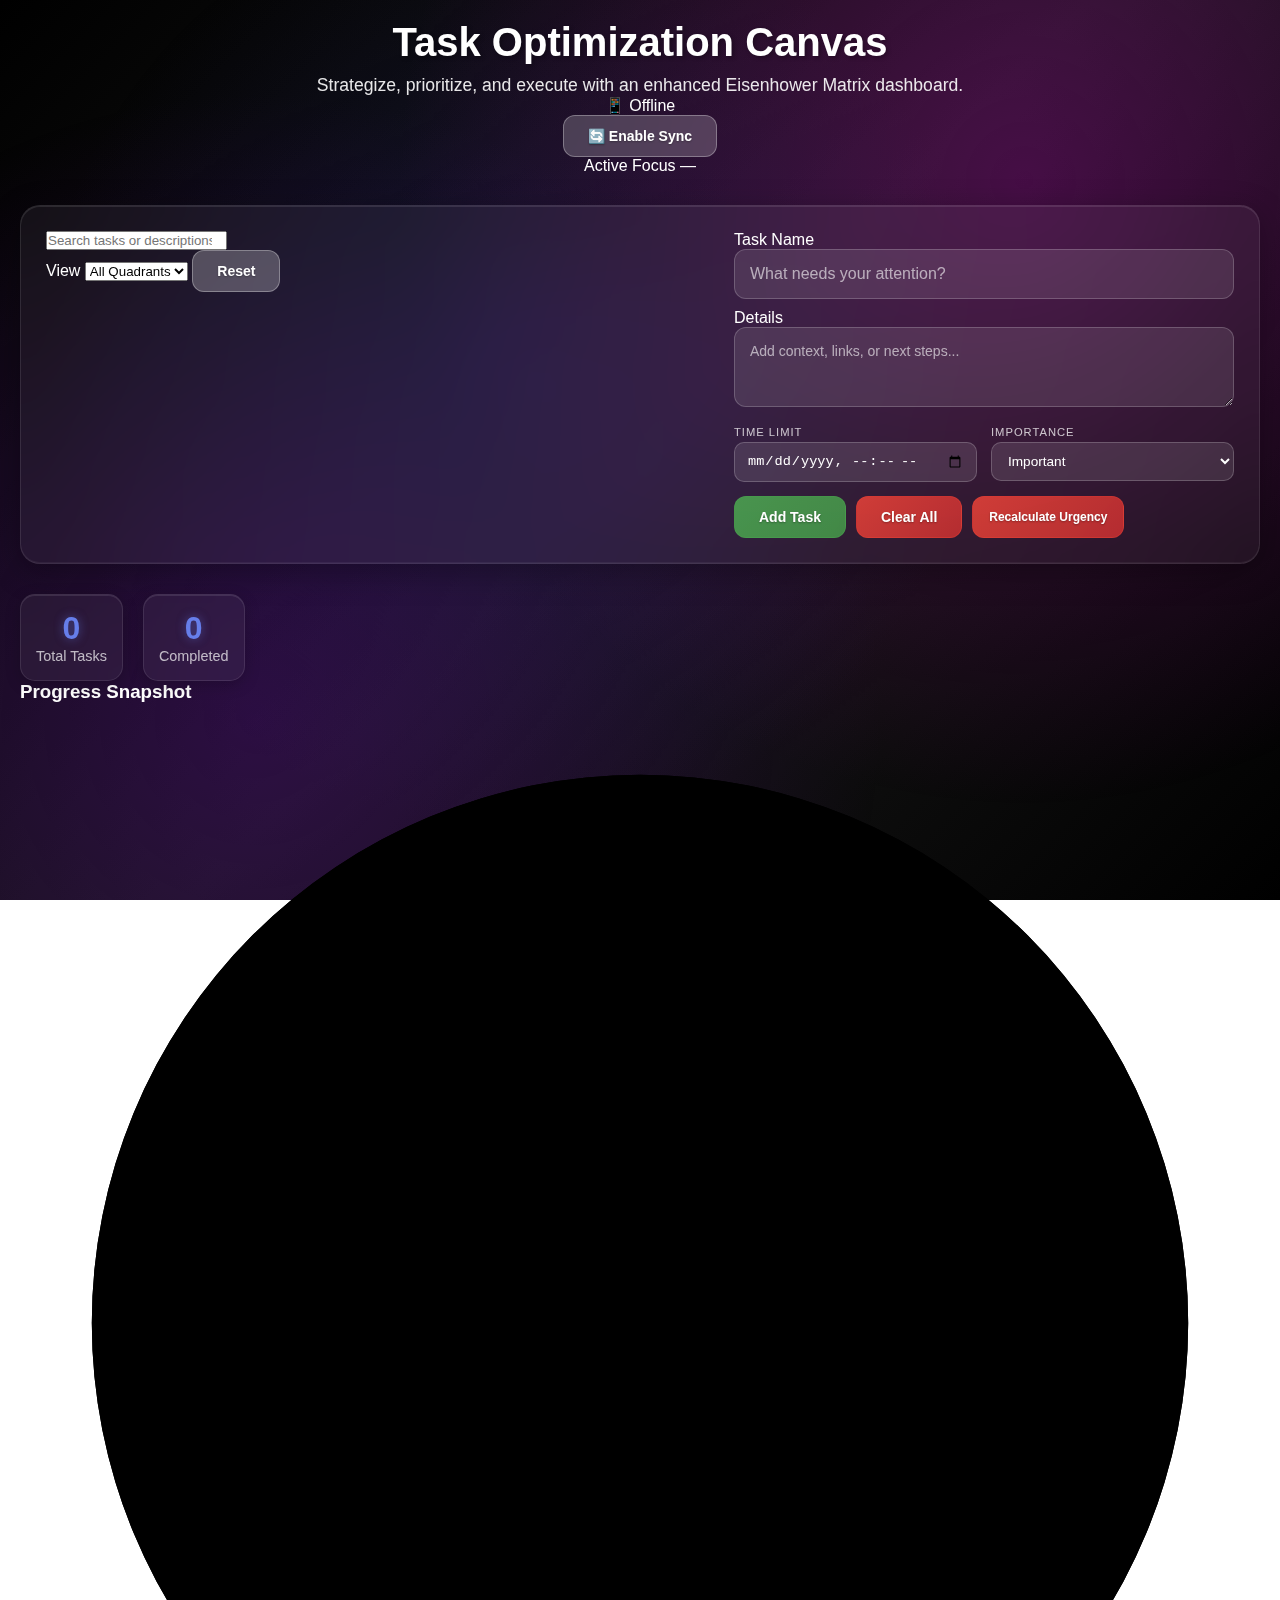
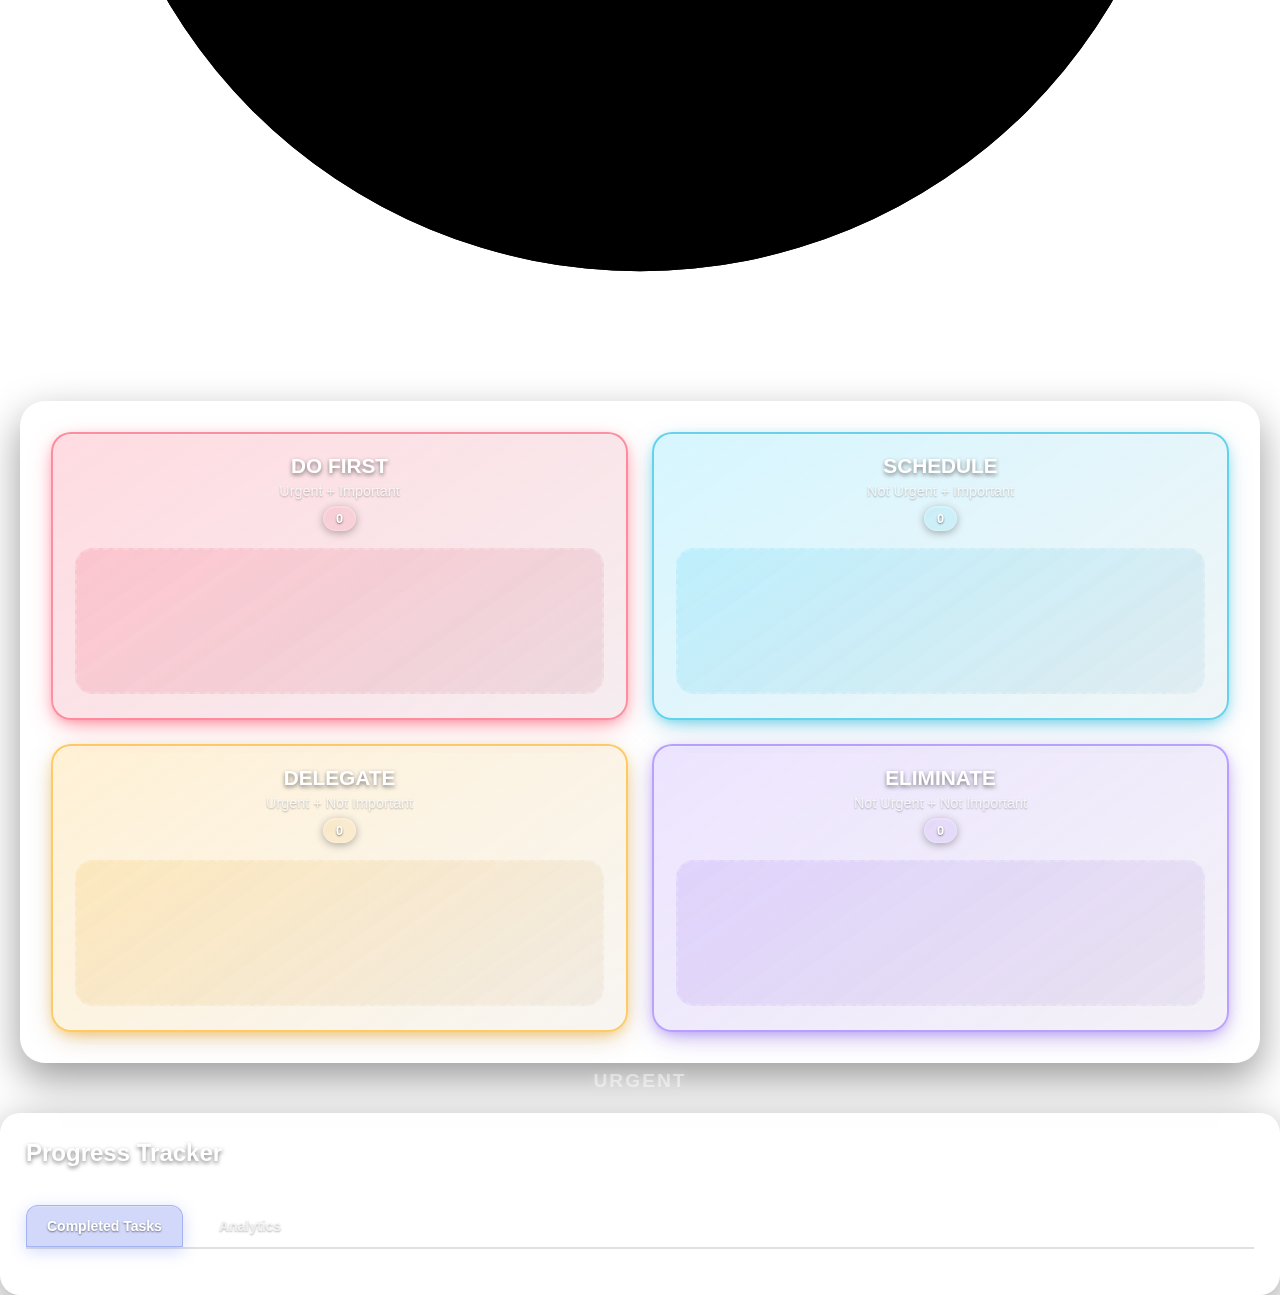
<file: index.html>
<!DOCTYPE html>
<html lang="en">
<head>
    <meta charset="UTF-8">
    <meta name="viewport" content="width=device-width, initial-scale=1.0">
    <title>Task Optimization Canvas - Eisenhower Matrix</title>
    <link rel="stylesheet" href="styles.css">
</head>
<body>
    <div class="app-container">
        <header class="app-header">
            <div class="header-main">
                <h1>Task Optimization Canvas</h1>
                <p>Strategize, prioritize, and execute with an enhanced Eisenhower Matrix dashboard.</p>
            </div>
            <div class="header-meta">
                <div class="sync-controls">
                    <div id="sync-status" class="sync-status offline">📱 Offline</div>
                    <button id="setup-sync-btn" class="sync-btn">🔄 Enable Sync</button>
                </div>
                <div class="quick-peek">
                    <span class="peek-label">Active Focus</span>
                    <span class="peek-value" id="active-quadrant">—</span>
                </div>
            </div>
        </header>

        <section class="dashboard-grid">
            <div class="control-panel">
                <div class="toolbar">
                    <div class="search-field">
                        <input type="search" id="task-search" placeholder="Search tasks or descriptions" aria-label="Search tasks" />
                    </div>
                    <div class="filter-field">
                        <label for="quadrant-filter">View</label>
                        <select id="quadrant-filter">
                            <option value="all" selected>All Quadrants</option>
                            <option value="urgent-important">Do First</option>
                            <option value="not-urgent-important">Schedule</option>
                            <option value="urgent-not-important">Delegate</option>
                            <option value="not-urgent-not-important">Eliminate</option>
                        </select>
                        <button id="reset-filter" class="ghost-btn" type="button">Reset</button>
                    </div>
                </div>

                <div class="task-input-section">
                    <div class="input-group">
                        <label for="new-task">Task Name</label>
                        <input type="text" id="new-task" placeholder="What needs your attention?" maxlength="100" />
                    </div>
                    <div class="input-group">
                        <label for="task-description">Details</label>
                        <textarea id="task-description" placeholder="Add context, links, or next steps..." rows="3"></textarea>
                    </div>
                    <div class="meta-row">
                        <div class="meta-field">
                            <label for="due-date">Time Limit</label>
                            <input type="datetime-local" id="due-date" />
                        </div>
                        <div class="meta-field">
                            <label for="importance">Importance</label>
                            <select id="importance">
                                <option value="important" selected>Important</option>
                                <option value="not-important">Not Important</option>
                            </select>
                        </div>
                    </div>
                    <div class="input-controls">
                        <button id="add-task" type="button">Add Task</button>
                        <button id="clear-all" class="secondary" type="button">Clear All</button>
                        <button id="recalc-urgency" class="secondary small" type="button">Recalculate Urgency</button>
                    </div>
                </div>
            </div>

            <aside class="insights-panel">
                <div class="stats-panel">
                    <div class="stat">
                        <span class="stat-number" id="total-tasks">0</span>
                        <span class="stat-label">Total Tasks</span>
                    </div>
                    <div class="stat">
                        <span class="stat-number" id="completed-count">0</span>
                        <span class="stat-label">Completed</span>
                    </div>
                </div>
                <div class="progress-card">
                    <h3>Progress Snapshot</h3>
                    <div class="progress-wrapper">
                        <div class="progress-ring">
                            <svg viewBox="0 0 36 36" class="circular-chart">
                                <path class="circle-bg" d="M18 2.0845
                                        a 15.9155 15.9155 0 0 1 0 31.831
                                        a 15.9155 15.9155 0 0 1 0 -31.831" />
                                <path id="progress-ring" class="circle" stroke-dasharray="0, 100" d="M18 2.0845
                                        a 15.9155 15.9155 0 0 1 0 31.831
                                        a 15.9155 15.9155 0 0 1 0 -31.831" />
                            </svg>
                            <div class="progress-value" id="productivity-score">0%</div>
                        </div>
                        <div class="progress-meta">
                            <p class="progress-label">Completion Rate</p>
                            <p class="progress-secondary" id="focus-areas">No focus data yet</p>
                        </div>
                    </div>
                </div>
            </aside>
        </section>

        <section class="matrix-container">
            <div class="matrix-labels">
                <div class="axis-label vertical">IMPORTANT</div>
                <div class="axis-label horizontal">URGENT</div>
            </div>
            
            <div class="matrix-grid">
                <div class="quadrant q1" data-quadrant="urgent-important">
                    <div class="quadrant-header">
                        <h3>DO FIRST</h3>
                        <span class="quadrant-subtitle">Urgent + Important</span>
                        <span class="task-count">0</span>
                    </div>
                    <div class="task-zone" id="urgent-important-zone"></div>
                </div>

                <div class="quadrant q2" data-quadrant="not-urgent-important">
                    <div class="quadrant-header">
                        <h3>SCHEDULE</h3>
                        <span class="quadrant-subtitle">Not Urgent + Important</span>
                        <span class="task-count">0</span>
                    </div>
                    <div class="task-zone" id="not-urgent-important-zone"></div>
                </div>

                <div class="quadrant q3" data-quadrant="urgent-not-important">
                    <div class="quadrant-header">
                        <h3>DELEGATE</h3>
                        <span class="quadrant-subtitle">Urgent + Not Important</span>
                        <span class="task-count">0</span>
                    </div>
                    <div class="task-zone" id="urgent-not-important-zone"></div>
                </div>

                <div class="quadrant q4" data-quadrant="not-urgent-not-important">
                    <div class="quadrant-header">
                        <h3>ELIMINATE</h3>
                        <span class="quadrant-subtitle">Not Urgent + Not Important</span>
                        <span class="task-count">0</span>
                    </div>
                    <div class="task-zone" id="not-urgent-not-important-zone"></div>
                </div>
            </div>
        </div>

        <section class="progress-section">
            <div class="section-heading">
                <h2>Progress Tracker</h2>
                <p>Review what’s done and analyze your productivity velocity.</p>
            </div>
            <div class="progress-tabs">
                <button class="tab-button active" data-tab="completed">Completed Tasks</button>
                <button class="tab-button" data-tab="analytics">Analytics</button>
            </div>
            
            <div class="tab-content active" id="completed-tab">
                <div id="completed-tasks"></div>
            </div>
            
            <div class="tab-content" id="analytics-tab">
                <div class="analytics-grid">
                    <div class="analytics-card">
                        <h4>Time Distribution</h4>
                        <div class="distribution" id="analytics-distribution">
                            <div class="distribution-row">
                                <span>Do First</span>
                                <div class="distribution-bar"><span data-quadrant="urgent-important"></span></div>
                            </div>
                            <div class="distribution-row">
                                <span>Schedule</span>
                                <div class="distribution-bar"><span data-quadrant="not-urgent-important"></span></div>
                            </div>
                            <div class="distribution-row">
                                <span>Delegate</span>
                                <div class="distribution-bar"><span data-quadrant="urgent-not-important"></span></div>
                            </div>
                            <div class="distribution-row">
                                <span>Eliminate</span>
                                <div class="distribution-bar"><span data-quadrant="not-urgent-not-important"></span></div>
                            </div>
                        </div>
                    </div>
                    <div class="analytics-card">
                        <h4>Insight Log</h4>
                        <ul id="insight-log" class="insight-log"></ul>
                    </div>
                </div>
            </div>
        </section>
    </div>

    <!-- Task Detail Modal -->
    <div id="task-modal" class="modal">
        <div class="modal-content">
            <span class="close">&times;</span>
            <h3>Task Details</h3>
            <div id="modal-body"></div>
        </div>
    </div>

    <!-- Deadline Notification Popup -->
    <div id="deadline-popup" class="deadline-popup hidden">
        <div class="deadline-popup-content">
            <div class="deadline-popup-header">
                <h3>⚠️ Urgent Deadline Alert</h3>
                <button class="deadline-close" id="deadline-close">×</button>
            </div>
            <div class="deadline-popup-body" id="deadline-popup-body">
                <!-- Dynamic content will be inserted here -->
            </div>
            <div class="deadline-popup-actions">
                <button class="deadline-snooze" id="deadline-snooze">Snooze 15min</button>
                <button class="deadline-dismiss" id="deadline-dismiss">Got it!</button>
            </div>
        </div>
    </div>

    <script src="sync.js"></script>
    <script src="script.js"></script>
</body>
</html>
</file>
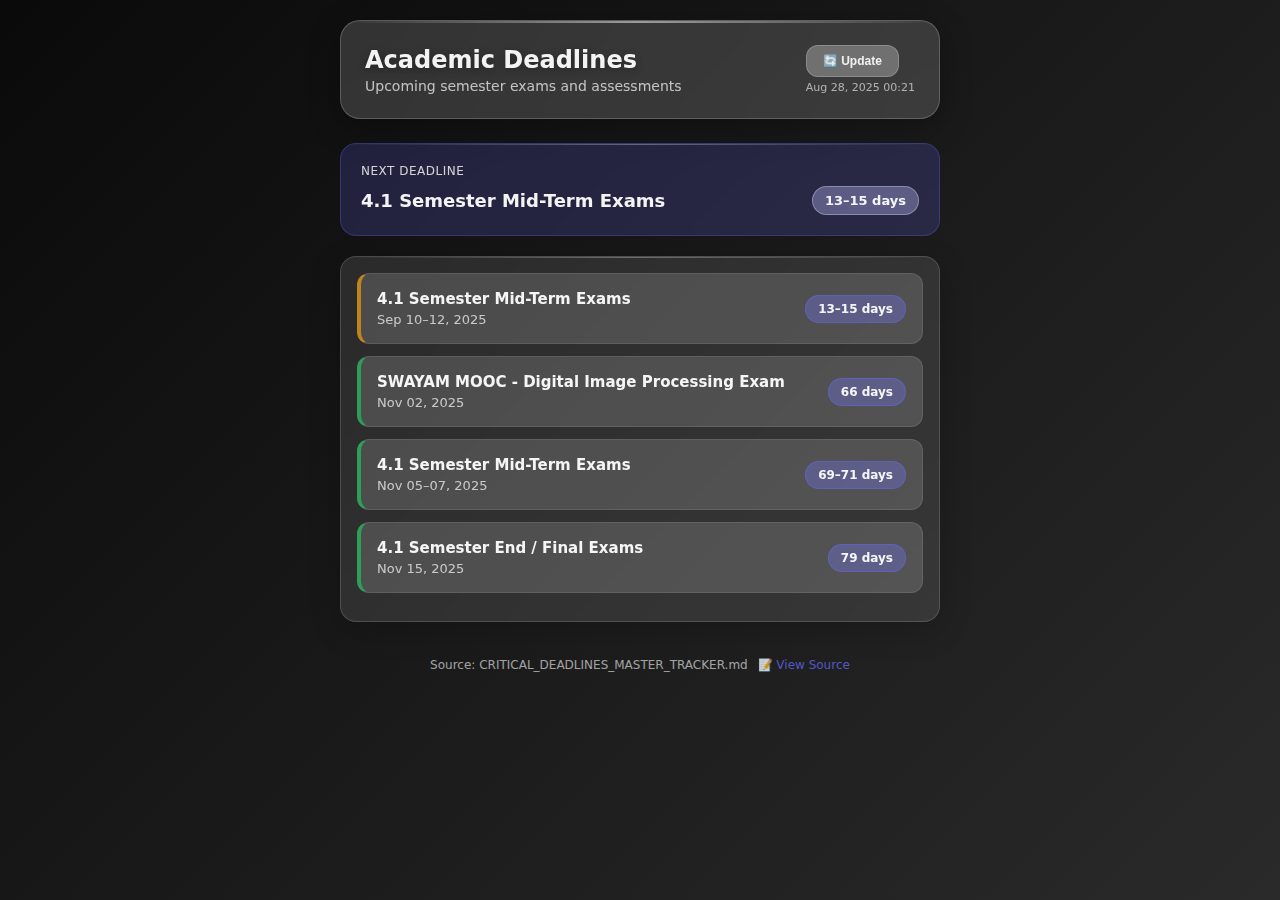
<file: Deadlines.html>
<!DOCTYPE html>
<html lang='en'>
<head>
<meta charset='UTF-8'>
<meta name='viewport' content='width=device-width, initial-scale=1.0'>
<title>Academic Deadlines</title>
<style>
* {
    margin: 0;
    padding: 0;
    box-sizing: border-box;
}

body {
    font-family: -apple-system, BlinkMacSystemFont, 'SF Pro Display', system-ui, sans-serif;
    background: linear-gradient(135deg, #0a0a0a 0%, #1a1a1a 50%, #2a2a2a 100%);
    min-height: 100vh;
    padding: 20px;
    color: rgba(255, 255, 255, 0.95);
}

.container {
    max-width: 600px;
    margin: 0 auto;
}

.header {
    backdrop-filter: blur(20px);
    -webkit-backdrop-filter: blur(20px);
    background: rgba(255, 255, 255, 0.15);
    border-radius: 20px;
    border: 1px solid rgba(255, 255, 255, 0.2);
    box-shadow: 0 8px 32px rgba(0, 0, 0, 0.3);
    padding: 24px;
    margin-bottom: 24px;
    display: flex;
    justify-content: space-between;
    align-items: center;
    position: relative;
    overflow: hidden;
}

.header::before {
    content: '';
    position: absolute;
    top: 0;
    left: 0;
    right: 0;
    height: 2px;
    background: linear-gradient(90deg, transparent, rgba(255, 255, 255, 0.5), transparent);
}

.header-left h1 {
    font-size: 24px;
    font-weight: 700;
    color: rgba(255, 255, 255, 0.95);
    margin-bottom: 4px;
    text-shadow: 0 2px 8px rgba(0, 0, 0, 0.3);
}

.header-left .subtitle {
    font-size: 14px;
    color: rgba(255, 255, 255, 0.7);
}

.header-right {
    text-align: right;
}

.update-btn {
    backdrop-filter: blur(10px);
    -webkit-backdrop-filter: blur(10px);
    background: rgba(255, 255, 255, 0.15);
    border: 1px solid rgba(255, 255, 255, 0.2);
    border-radius: 12px;
    padding: 8px 16px;
    color: rgba(255, 255, 255, 0.9);
    font-size: 12px;
    font-weight: 600;
    cursor: pointer;
    transition: all 0.3s ease;
    margin-bottom: 4px;
    display: block;
}

.update-btn:hover {
    background: rgba(255, 255, 255, 0.25);
    transform: translateY(-1px);
}

.ts {
    font-size: 11px;
    color: rgba(255, 255, 255, 0.6);
}

.next-card {
    backdrop-filter: blur(10px);
    -webkit-backdrop-filter: blur(10px);
    background: rgba(99, 102, 241, 0.2);
    border: 1px solid rgba(99, 102, 241, 0.3);
    border-radius: 16px;
    padding: 20px;
    margin-bottom: 20px;
    position: relative;
    overflow: hidden;
}

.next-card::before {
    content: '';
    position: absolute;
    top: 0;
    left: 0;
    right: 0;
    height: 1px;
    background: linear-gradient(90deg, transparent, rgba(255, 255, 255, 0.3), transparent);
}

.next-title {
    font-size: 12px;
    color: rgba(255, 255, 255, 0.8);
    margin-bottom: 8px;
    text-transform: uppercase;
    letter-spacing: 0.5px;
}

.next-row {
    display: flex;
    justify-content: space-between;
    align-items: center;
}

.next-name {
    font-weight: 700;
    font-size: 18px;
    line-height: 1.3;
    color: rgba(255, 255, 255, 0.95);
}

.next-badge {
    backdrop-filter: blur(10px);
    -webkit-backdrop-filter: blur(10px);
    background: rgba(255, 255, 255, 0.2);
    border: 1px solid rgba(255, 255, 255, 0.3);
    padding: 6px 12px;
    border-radius: 20px;
    font-size: 13px;
    font-weight: 600;
    color: rgba(255, 255, 255, 0.95);
}

.card {
    backdrop-filter: blur(10px);
    -webkit-backdrop-filter: blur(10px);
    background: rgba(255, 255, 255, 0.1);
    border-radius: 16px;
    border: 1px solid rgba(255, 255, 255, 0.15);
    padding: 16px;
    box-shadow: 0 8px 32px rgba(0, 0, 0, 0.2);
    position: relative;
    overflow: hidden;
}

.card::before {
    content: '';
    position: absolute;
    top: 0;
    left: 0;
    right: 0;
    height: 1px;
    background: linear-gradient(90deg, transparent, rgba(255, 255, 255, 0.3), transparent);
}

.item {
    backdrop-filter: blur(5px);
    -webkit-backdrop-filter: blur(5px);
    background: rgba(255, 255, 255, 0.05);
    border-radius: 12px;
    border: 1px solid rgba(255, 255, 255, 0.1);
    padding: 16px;
    margin-bottom: 12px;
    transition: all 0.3s ease;
}

.item:hover {
    transform: translateY(-2px);
    background: rgba(255, 255, 255, 0.1);
    box-shadow: 0 12px 24px rgba(0, 0, 0, 0.15);
}

.item.normal {
    border-left: 4px solid rgba(34, 197, 94, 0.7);
}

.item.soon {
    border-left: 4px solid rgba(245, 158, 11, 0.7);
}

.item.urgent {
    border-left: 4px solid rgba(239, 68, 68, 0.7);
}

.row {
    display: flex;
    justify-content: space-between;
    align-items: center;
    gap: 12px;
}

.title {
    font-weight: 600;
    font-size: 15px;
    color: rgba(255, 255, 255, 0.95);
}

.meta {
    color: rgba(255, 255, 255, 0.7);
    font-size: 13px;
    margin-top: 4px;
}

.badge {
    backdrop-filter: blur(10px);
    -webkit-backdrop-filter: blur(10px);
    background: rgba(99, 102, 241, 0.3);
    border: 1px solid rgba(99, 102, 241, 0.5);
    padding: 6px 12px;
    border-radius: 20px;
    font-weight: 600;
    font-size: 12px;
    color: rgba(255, 255, 255, 0.95);
}

.footer {
    margin-top: 20px;
    text-align: center;
    color: rgba(255, 255, 255, 0.6);
    font-size: 12px;
    padding: 16px;
}

.footer .link {
    color: rgba(99, 102, 241, 0.8);
    text-decoration: none;
    margin-left: 6px;
}

.footer .link:hover {
    text-decoration: underline;
}
</style>
<script>
function updateWidget() { window.location.reload(); }
</script>
</head>
<body>
  <div class='container'>
    <div class='header'>
      <div class='header-left'>
        <h1>Academic Deadlines</h1>
        <div class='subtitle'>Upcoming semester exams and assessments</div>
      </div>
      <div class='header-right'>
        <button class='update-btn' onclick='updateWidget()'>🔄 Update</button>
        <div class='ts'>Aug 28, 2025 00:21</div>
      </div>
    </div>
    
            <div class='next-card'>
                <div class='next-title'>Next Deadline</div>
                <div class='next-row'>
                    <div class='next-name'>4.1 Semester Mid-Term Exams</div>
                    <div class='next-badge'>13–15 days</div>
                </div>
            </div>
            
    <div class='card'>
      
        <div class='item soon'>
            <div class='row'>
                <div>
                    <div class='title'>4.1 Semester Mid-Term Exams</div>
                    <div class='meta'>Sep 10–12, 2025</div>
                </div>
                <div class='badge'>13–15 days</div>
            </div>
        </div>
        
        <div class='item normal'>
            <div class='row'>
                <div>
                    <div class='title'>SWAYAM MOOC - Digital Image Processing Exam</div>
                    <div class='meta'>Nov 02, 2025</div>
                </div>
                <div class='badge'>66 days</div>
            </div>
        </div>
        
        <div class='item normal'>
            <div class='row'>
                <div>
                    <div class='title'>4.1 Semester Mid-Term Exams</div>
                    <div class='meta'>Nov 05–07, 2025</div>
                </div>
                <div class='badge'>69–71 days</div>
            </div>
        </div>
        
        <div class='item normal'>
            <div class='row'>
                <div>
                    <div class='title'>4.1 Semester End / Final Exams</div>
                    <div class='meta'>Nov 15, 2025</div>
                </div>
                <div class='badge'>79 days</div>
            </div>
        </div>
        
    </div>
    <div class='footer'>
      Source: CRITICAL_DEADLINES_MASTER_TRACKER.md <a href='file:///D:\REDEFINE\CRITICAL_DEADLINES_MASTER_TRACKER.md' class='link'>📝 View Source</a>
    </div>
  </div>
</body>
</html>
</file>
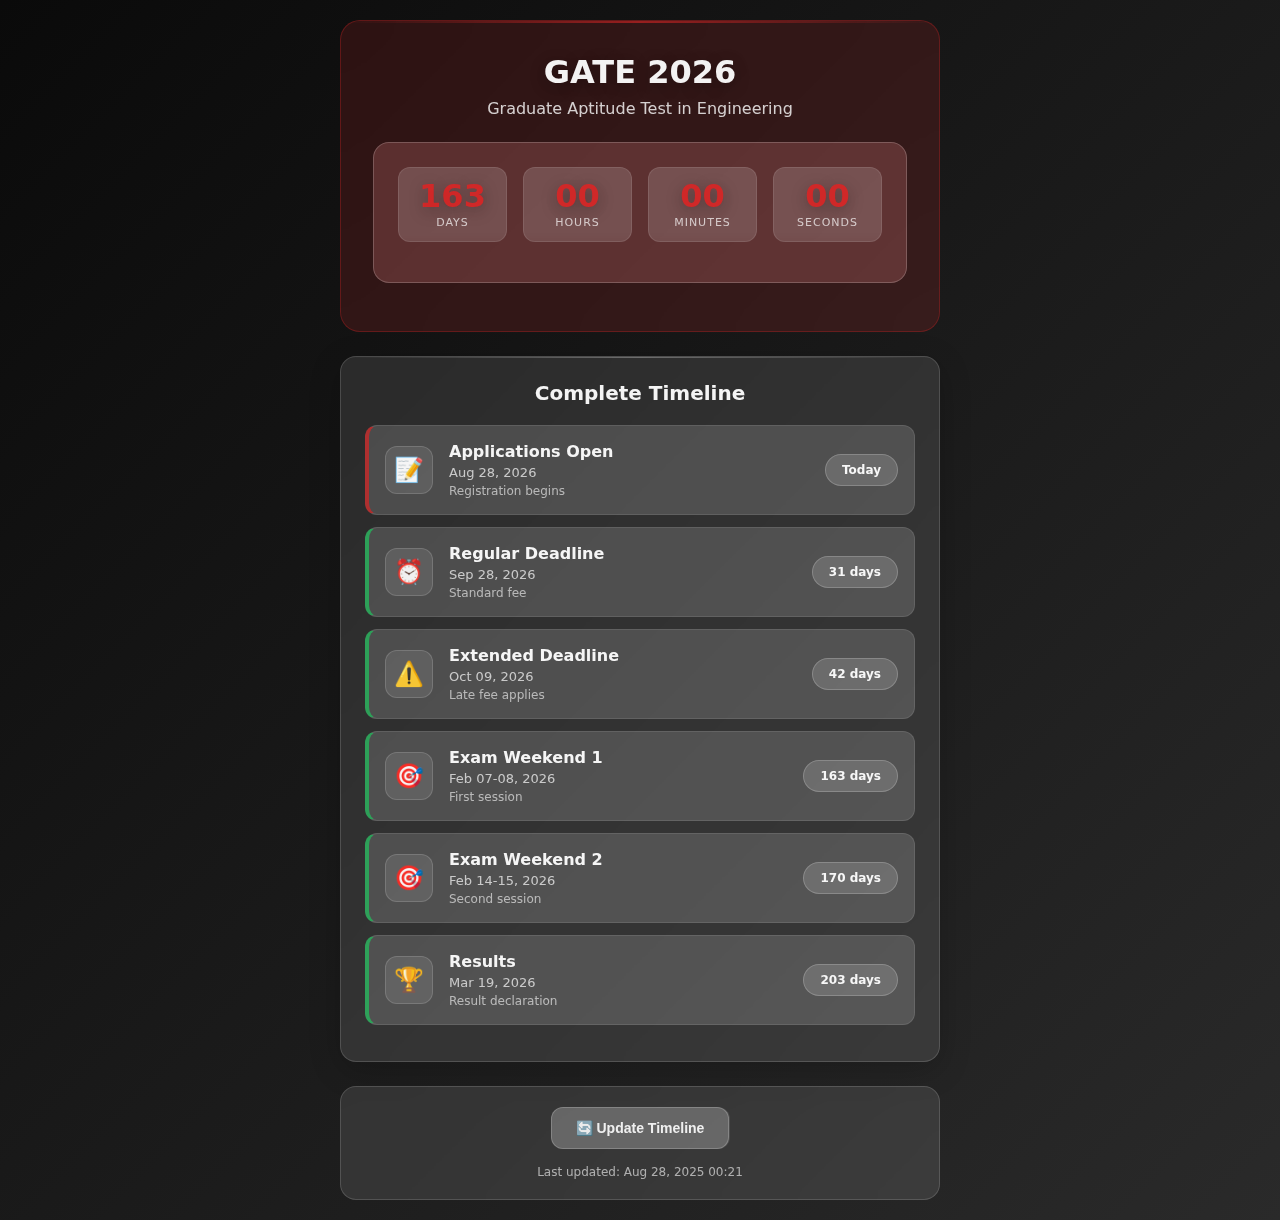
<file: GATE_2026_Timeline.html>
<!DOCTYPE html>
<html lang='en'>
<head>
<meta charset='UTF-8'>
<meta name='viewport' content='width=device-width, initial-scale=1.0'>
<title>GATE 2026 Timeline</title>
<style>
* {
    margin: 0;
    padding: 0;
    box-sizing: border-box;
}

body {
    font-family: -apple-system, BlinkMacSystemFont, 'SF Pro Display', system-ui, sans-serif;
    background: linear-gradient(135deg, #0a0a0a 0%, #1a1a1a 50%, #2a2a2a 100%);
    min-height: 100vh;
    padding: 20px;
    color: rgba(255, 255, 255, 0.95);
}

.container {
    max-width: 600px;
    margin: 0 auto;
}

.hero {
    backdrop-filter: blur(20px);
    -webkit-backdrop-filter: blur(20px);
    background: rgba(220, 38, 38, 0.15);
    border: 1px solid rgba(220, 38, 38, 0.3);
    border-radius: 20px;
    padding: 32px;
    margin-bottom: 24px;
    text-align: center;
    position: relative;
    overflow: hidden;
}

.hero::before {
    content: '';
    position: absolute;
    top: 0;
    left: 0;
    right: 0;
    height: 2px;
    background: linear-gradient(90deg, transparent, rgba(220, 38, 38, 0.6), transparent);
}

.hero-title {
    font-size: 32px;
    font-weight: 900;
    color: rgba(255, 255, 255, 0.95);
    margin-bottom: 8px;
    text-shadow: 0 4px 16px rgba(0, 0, 0, 0.3);
}

.hero-subtitle {
    font-size: 16px;
    color: rgba(255, 255, 255, 0.8);
    margin-bottom: 24px;
}

.countdown-display {
    backdrop-filter: blur(10px);
    -webkit-backdrop-filter: blur(10px);
    background: rgba(255, 255, 255, 0.1);
    border: 1px solid rgba(255, 255, 255, 0.2);
    border-radius: 16px;
    padding: 24px;
    margin-bottom: 16px;
}

.countdown-grid {
    display: grid;
    grid-template-columns: repeat(4, 1fr);
    gap: 16px;
    margin-bottom: 16px;
}

.countdown-unit {
    text-align: center;
    backdrop-filter: blur(5px);
    -webkit-backdrop-filter: blur(5px);
    background: rgba(255, 255, 255, 0.05);
    border: 1px solid rgba(255, 255, 255, 0.1);
    border-radius: 12px;
    padding: 12px 8px;
}

.countdown-number {
    font-size: 32px;
    font-weight: 900;
    color: rgba(220, 38, 38, 0.9);
    text-shadow: 0 4px 16px rgba(0, 0, 0, 0.3);
    line-height: 1;
    margin-bottom: 4px;
}

.countdown-label {
    font-size: 11px;
    color: rgba(255, 255, 255, 0.7);
    text-transform: uppercase;
    letter-spacing: 1px;
}

.timeline {
    backdrop-filter: blur(10px);
    -webkit-backdrop-filter: blur(10px);
    background: rgba(255, 255, 255, 0.1);
    border-radius: 16px;
    border: 1px solid rgba(255, 255, 255, 0.15);
    padding: 24px;
    box-shadow: 0 8px 32px rgba(0, 0, 0, 0.2);
    position: relative;
    overflow: hidden;
}

.timeline::before {
    content: '';
    position: absolute;
    top: 0;
    left: 0;
    right: 0;
    height: 1px;
    background: linear-gradient(90deg, transparent, rgba(255, 255, 255, 0.3), transparent);
}

.timeline-title {
    font-size: 20px;
    font-weight: 700;
    color: rgba(255, 255, 255, 0.95);
    margin-bottom: 20px;
    text-align: center;
}

.timeline-item {
    backdrop-filter: blur(5px);
    -webkit-backdrop-filter: blur(5px);
    background: rgba(255, 255, 255, 0.05);
    border-radius: 12px;
    border: 1px solid rgba(255, 255, 255, 0.1);
    padding: 16px;
    margin-bottom: 12px;
    display: flex;
    align-items: center;
    gap: 16px;
    transition: all 0.3s ease;
}

.timeline-item:hover {
    transform: translateY(-2px);
    background: rgba(255, 255, 255, 0.1);
    box-shadow: 0 12px 24px rgba(0, 0, 0, 0.15);
}

.timeline-item.urgent {
    border-left: 4px solid rgba(220, 38, 38, 0.7);
}

.timeline-item.soon {
    border-left: 4px solid rgba(245, 158, 11, 0.7);
}

.timeline-item.normal {
    border-left: 4px solid rgba(34, 197, 94, 0.7);
}

.item-icon {
    font-size: 24px;
    width: 48px;
    height: 48px;
    display: flex;
    align-items: center;
    justify-content: center;
    background: rgba(255, 255, 255, 0.1);
    border-radius: 12px;
    border: 1px solid rgba(255, 255, 255, 0.15);
}

.item-content {
    flex: 1;
}

.item-title {
    font-size: 16px;
    font-weight: 600;
    color: rgba(255, 255, 255, 0.95);
    margin-bottom: 4px;
}

.item-date {
    font-size: 13px;
    color: rgba(255, 255, 255, 0.7);
    margin-bottom: 4px;
}

.item-desc {
    font-size: 12px;
    color: rgba(255, 255, 255, 0.6);
}

.item-countdown {
    backdrop-filter: blur(10px);
    -webkit-backdrop-filter: blur(10px);
    background: rgba(255, 255, 255, 0.1);
    border: 1px solid rgba(255, 255, 255, 0.2);
    border-radius: 20px;
    padding: 8px 16px;
    font-size: 12px;
    font-weight: 600;
    color: rgba(255, 255, 255, 0.95);
    white-space: nowrap;
}

.controls {
    backdrop-filter: blur(10px);
    -webkit-backdrop-filter: blur(10px);
    background: rgba(255, 255, 255, 0.1);
    border-radius: 16px;
    border: 1px solid rgba(255, 255, 255, 0.15);
    padding: 20px;
    text-align: center;
    margin-top: 24px;
}

.update-btn {
    backdrop-filter: blur(10px);
    -webkit-backdrop-filter: blur(10px);
    background: rgba(255, 255, 255, 0.15);
    border: 1px solid rgba(255, 255, 255, 0.2);
    border-radius: 12px;
    padding: 12px 24px;
    color: rgba(255, 255, 255, 0.9);
    font-size: 14px;
    font-weight: 600;
    cursor: pointer;
    transition: all 0.3s ease;
}

.update-btn:hover {
    background: rgba(255, 255, 255, 0.25);
    transform: translateY(-1px);
}

.timestamp {
    font-size: 12px;
    color: rgba(255, 255, 255, 0.6);
    margin-top: 16px;
}
</style>
<script>
function updateCountdown() {
    const examDate = new Date(2026, 1, 7, 9, 0, 0); // Feb 7, 2026, 9:00 AM
    const now = new Date();
    const diff = examDate - now;
    
    if (diff <= 0) {
        document.getElementById('days').textContent = '00';
        document.getElementById('hours').textContent = '00';
        document.getElementById('minutes').textContent = '00';
        document.getElementById('seconds').textContent = '00';
        return;
    }
    
    const days = Math.floor(diff / (1000 * 60 * 60 * 24));
    const hours = Math.floor((diff % (1000 * 60 * 60 * 24)) / (1000 * 60 * 60));
    const minutes = Math.floor((diff % (1000 * 60 * 60)) / (1000 * 60));
    const seconds = Math.floor((diff % (1000 * 60)) / 1000);
    
    document.getElementById('days').textContent = days.toString().padStart(2, '0');
    document.getElementById('hours').textContent = hours.toString().padStart(2, '0');
    document.getElementById('minutes').textContent = minutes.toString().padStart(2, '0');
    document.getElementById('seconds').textContent = seconds.toString().padStart(2, '0');
}

function updateWidget() {
    window.location.reload();
}

// Update countdown every second for real-time effect
setInterval(updateCountdown, 1000);
updateCountdown();
</script>
</head>
<body>
    <div class="container">
        <div class="hero">
            <div class="hero-title">GATE 2026</div>
            <div class="hero-subtitle">Graduate Aptitude Test in Engineering</div>
            <div class="countdown-display">
                <div class="countdown-grid">
                    <div class="countdown-unit">
                        <div class="countdown-number" id="days">163</div>
                        <div class="countdown-label">Days</div>
                    </div>
                    <div class="countdown-unit">
                        <div class="countdown-number" id="hours">00</div>
                        <div class="countdown-label">Hours</div>
                    </div>
                    <div class="countdown-unit">
                        <div class="countdown-number" id="minutes">00</div>
                        <div class="countdown-label">Minutes</div>
                    </div>
                    <div class="countdown-unit">
                        <div class="countdown-number" id="seconds">00</div>
                        <div class="countdown-label">Seconds</div>
                    </div>
                </div>
            </div>
        </div>

        <div class="timeline">
            <div class="timeline-title">Complete Timeline</div>
            
        <div class="timeline-item urgent">
            <div class="item-icon">📝</div>
            <div class="item-content">
                <div class="item-title">Applications Open</div>
                <div class="item-date">Aug 28, 2026</div>
                <div class="item-desc">Registration begins</div>
            </div>
            <div class="item-countdown">Today</div>
        </div>
        
        <div class="timeline-item normal">
            <div class="item-icon">⏰</div>
            <div class="item-content">
                <div class="item-title">Regular Deadline</div>
                <div class="item-date">Sep 28, 2026</div>
                <div class="item-desc">Standard fee</div>
            </div>
            <div class="item-countdown">31 days</div>
        </div>
        
        <div class="timeline-item normal">
            <div class="item-icon">⚠️</div>
            <div class="item-content">
                <div class="item-title">Extended Deadline</div>
                <div class="item-date">Oct 09, 2026</div>
                <div class="item-desc">Late fee applies</div>
            </div>
            <div class="item-countdown">42 days</div>
        </div>
        
        <div class="timeline-item normal">
            <div class="item-icon">🎯</div>
            <div class="item-content">
                <div class="item-title">Exam Weekend 1</div>
                <div class="item-date">Feb 07-08, 2026</div>
                <div class="item-desc">First session</div>
            </div>
            <div class="item-countdown">163 days</div>
        </div>
        
        <div class="timeline-item normal">
            <div class="item-icon">🎯</div>
            <div class="item-content">
                <div class="item-title">Exam Weekend 2</div>
                <div class="item-date">Feb 14-15, 2026</div>
                <div class="item-desc">Second session</div>
            </div>
            <div class="item-countdown">170 days</div>
        </div>
        
        <div class="timeline-item normal">
            <div class="item-icon">🏆</div>
            <div class="item-content">
                <div class="item-title">Results</div>
                <div class="item-date">Mar 19, 2026</div>
                <div class="item-desc">Result declaration</div>
            </div>
            <div class="item-countdown">203 days</div>
        </div>
        
        </div>

        <div class="controls">
            <button class="update-btn" onclick="updateWidget()">🔄 Update Timeline</button>
            <div class="timestamp">Last updated: Aug 28, 2025 00:21</div>
        </div>
    </div>
</body>
</html>
</file>
<file: styles.css>
* {
    margin: 0;
    padding: 0;
    box-sizing: border-box;
}

body {
    font-family: 'Segoe UI', Tahoma, Geneva, Verdana, sans-serif;
    background: linear-gradient(135deg, #000000 0%, #1a1a1a 50%, #000000 100%);
    background-attachment: fixed;
    min-height: 100vh;
    color: #fff;
    position: relative;
}

body::before {
    content: '';
    position: fixed;
    top: 0;
    left: 0;
    width: 100%;
    height: 100%;
    background: 
        radial-gradient(circle at 20% 80%, rgba(75, 0, 130, 0.4) 0%, transparent 50%),
        radial-gradient(circle at 80% 20%, rgba(139, 0, 139, 0.4) 0%, transparent 50%),
        radial-gradient(circle at 40% 40%, rgba(25, 25, 112, 0.3) 0%, transparent 50%);
    z-index: -1;
}

.app-container {
    max-width: 1400px;
    margin: 0 auto;
    padding: 20px;
}

/* Header */
.app-header {
    text-align: center;
    margin-bottom: 30px;
    color: white;
}

.app-header h1 {
    font-size: 2.5rem;
    margin-bottom: 10px;
    text-shadow: 2px 2px 4px rgba(0,0,0,0.3);
}

.app-header p {
    font-size: 1.1rem;
    opacity: 0.9;
}

/* Control Panel */
.control-panel {
    display: flex;
    justify-content: space-between;
    align-items: flex-start;
    background: rgba(255, 255, 255, 0.05);
    backdrop-filter: blur(20px);
    -webkit-backdrop-filter: blur(20px);
    border: 1px solid rgba(255, 255, 255, 0.1);
    padding: 25px;
    border-radius: 20px;
    box-shadow: 
        0 8px 32px rgba(0,0,0,0.3),
        inset 0 1px 0 rgba(255, 255, 255, 0.1),
        inset 0 -1px 0 rgba(255, 255, 255, 0.05);
    margin-bottom: 30px;
}

.task-input-section {
    flex: 1;
    max-width: 500px;
}

#new-task {
    width: 100%;
    padding: 15px;
    border: 1px solid rgba(255, 255, 255, 0.2);
    border-radius: 12px;
    font-size: 16px;
    margin-bottom: 10px;
    transition: all 0.3s ease;
    background: rgba(255, 255, 255, 0.05);
    backdrop-filter: blur(10px);
    -webkit-backdrop-filter: blur(10px);
    color: #fff;
}

#new-task::placeholder {
    color: rgba(255, 255, 255, 0.6);
}

#new-task:focus {
    outline: none;
    border-color: rgba(102, 126, 234, 0.7);
    background: rgba(255, 255, 255, 0.1);
    box-shadow: 0 0 20px rgba(102, 126, 234, 0.3);
}

#task-description {
    width: 100%;
    padding: 15px;
    border: 1px solid rgba(255, 255, 255, 0.2);
    border-radius: 12px;
    font-size: 14px;
    margin-bottom: 15px;
    resize: vertical;
    font-family: inherit;
    background: rgba(255, 255, 255, 0.05);
    backdrop-filter: blur(10px);
    -webkit-backdrop-filter: blur(10px);
    color: #fff;
    transition: all 0.3s ease;
}

#task-description::placeholder {
    color: rgba(255, 255, 255, 0.6);
}

#task-description:focus {
    outline: none;
    border-color: rgba(102, 126, 234, 0.7);
    background: rgba(255, 255, 255, 0.1);
    box-shadow: 0 0 20px rgba(102, 126, 234, 0.3);
}

.input-controls {
    display: flex;
    gap: 10px;
}

.meta-row {
    display: flex;
    gap: 14px;
    margin-bottom: 14px;
    flex-wrap: wrap;
}

.meta-field {
    display: flex;
    flex-direction: column;
    flex: 1 1 160px;
    min-width: 150px;
}

.meta-field label {
    font-size: 0.7rem;
    letter-spacing: 1px;
    text-transform: uppercase;
    margin-bottom: 4px;
    opacity: 0.75;
}

#due-date, #importance {
    padding: 10px 12px;
    border: 1px solid rgba(255,255,255,0.2);
    border-radius: 10px;
    background: rgba(255,255,255,0.06);
    color: #fff;
    font-size: 0.85rem;
    backdrop-filter: blur(10px);
    -webkit-backdrop-filter: blur(10px);
}

#due-date:focus, #importance:focus {
    outline: none;
    border-color: rgba(102,126,234,0.6);
    box-shadow: 0 0 0 2px rgba(102,126,234,0.3);
}

button.small {
    padding: 10px 16px;
    font-size: 12px;
}

button {
    padding: 12px 24px;
    border: none;
    border-radius: 12px;
    font-size: 14px;
    font-weight: 600;
    cursor: pointer;
    transition: all 0.3s ease;
    background: rgba(255, 255, 255, 0.2);
    backdrop-filter: blur(10px);
    -webkit-backdrop-filter: blur(10px);
    border: 1px solid rgba(255, 255, 255, 0.3);
    color: white;
    text-shadow: 0 1px 2px rgba(0, 0, 0, 0.3);
}

#add-task {
    background: linear-gradient(135deg, rgba(76, 175, 80, 0.8), rgba(69, 160, 73, 0.8));
    border: 1px solid rgba(76, 175, 80, 0.3);
}

button.secondary {
    background: linear-gradient(135deg, rgba(244, 67, 54, 0.8), rgba(211, 47, 47, 0.8));
    border: 1px solid rgba(244, 67, 54, 0.3);
}

button:hover {
    transform: translateY(-2px);
    box-shadow: 0 8px 25px rgba(0,0,0,0.2);
    background: rgba(255, 255, 255, 0.3);
}

#add-task:hover {
    background: linear-gradient(135deg, rgba(76, 175, 80, 0.9), rgba(69, 160, 73, 0.9));
}

button.secondary:hover {
    background: linear-gradient(135deg, rgba(244, 67, 54, 0.9), rgba(211, 47, 47, 0.9));
}

.stats-panel {
    display: flex;
    gap: 20px;
}

.stat {
    text-align: center;
    padding: 15px;
    background: rgba(255, 255, 255, 0.05);
    backdrop-filter: blur(15px);
    -webkit-backdrop-filter: blur(15px);
    border: 1px solid rgba(255, 255, 255, 0.1);
    border-radius: 15px;
    min-width: 80px;
    box-shadow: 
        0 4px 16px rgba(0,0,0,0.2),
        inset 0 1px 0 rgba(255, 255, 255, 0.1);
}

.stat-number {
    display: block;
    font-size: 2rem;
    font-weight: bold;
    color: #667eea;
    text-shadow: 0 0 10px rgba(102, 126, 234, 0.5);
}

.stat-label {
    font-size: 0.9rem;
    color: rgba(255, 255, 255, 0.7);
}

/* Matrix Container */
.matrix-container {
    position: relative;
    background: rgba(255, 255, 255, 0.03);
    backdrop-filter: blur(25px);
    -webkit-backdrop-filter: blur(25px);
    border: 1px solid rgba(255, 255, 255, 0.1);
    border-radius: 25px;
    padding: 30px;
    box-shadow: 
        0 16px 40px rgba(0,0,0,0.4),
        inset 0 1px 0 rgba(255, 255, 255, 0.1),
        inset 0 -1px 0 rgba(255, 255, 255, 0.05);
    margin-bottom: 30px;
}

.matrix-labels {
    position: absolute;
    top: 0;
    left: 0;
    right: 0;
    bottom: 0;
    pointer-events: none;
}

.axis-label {
    position: absolute;
    font-size: 1.2rem;
    font-weight: bold;
    color: rgba(255, 255, 255, 0.6);
    opacity: 0.8;
    text-shadow: 0 0 10px rgba(255, 255, 255, 0.3);
}

.axis-label.vertical {
    top: 50%;
    left: -34px;
    transform: translateY(-50%) rotate(-90deg);
    letter-spacing: 2px;
}

.axis-label.horizontal {
    bottom: -30px;
    left: 50%;
    transform: translateX(-50%);
    letter-spacing: 2px;
}

.matrix-grid {
    display: grid;
    grid-template-columns: 1fr 1fr;
    grid-auto-rows: 1fr;
    gap: 24px;
    min-height: 600px;
    align-items: stretch;
}

.quadrant {
    border: 2px solid rgba(255, 255, 255, 0.3);
    border-radius: 20px;
    padding: 20px 22px 24px;
    position: relative;
    transition: all 0.3s ease;
    overflow: hidden;
    backdrop-filter: blur(10px);
    -webkit-backdrop-filter: blur(10px);
    display: flex;
    flex-direction: column;
}

.q1 { 
    background: linear-gradient(145deg, rgba(255, 60, 90, 0.18), rgba(120, 0, 40, 0.07));
    border-color: rgba(255, 70, 100, 0.55);
    box-shadow:
        0 4px 14px -4px rgba(255, 60, 90, 0.55),
        0 8px 28px -6px rgba(255, 30, 60, 0.35),
        inset 0 1px 0 rgba(255,255,255,0.25),
        inset 0 -1px 0 rgba(255,255,255,0.06);
}

.q2 { 
    background: linear-gradient(145deg, rgba(0, 200, 255, 0.16), rgba(0, 90, 120, 0.06));
    border-color: rgba(0, 180, 220, 0.55);
    box-shadow:
        0 4px 14px -4px rgba(0, 190, 230, 0.55),
        0 8px 28px -6px rgba(0, 140, 190, 0.35),
        inset 0 1px 0 rgba(255,255,255,0.25),
        inset 0 -1px 0 rgba(255,255,255,0.06);
}

.q3 { 
    background: linear-gradient(145deg, rgba(255, 170, 0, 0.16), rgba(110, 60, 0, 0.05));
    border-color: rgba(255, 170, 0, 0.55);
    box-shadow:
        0 4px 14px -4px rgba(255, 170, 0, 0.55),
        0 8px 28px -6px rgba(160, 100, 0, 0.35),
        inset 0 1px 0 rgba(255,255,255,0.25),
        inset 0 -1px 0 rgba(255,255,255,0.06);
}

.q4 { 
    background: linear-gradient(145deg, rgba(140, 90, 255, 0.16), rgba(60, 20, 120, 0.06));
    border-color: rgba(140, 100, 255, 0.55);
    box-shadow:
        0 4px 14px -4px rgba(140, 100, 255, 0.55),
        0 8px 28px -6px rgba(90, 40, 180, 0.35),
        inset 0 1px 0 rgba(255,255,255,0.25),
        inset 0 -1px 0 rgba(255,255,255,0.06);
}

.quadrant.drag-over {
    border-color: rgba(102, 126, 234, 0.8);
    border-width: 3px;
    box-shadow: 
        0 0 30px rgba(102, 126, 234, 0.4),
        inset 0 1px 0 rgba(255, 255, 255, 0.4);
    background: rgba(102, 126, 234, 0.1);
}

.quadrant-header {
    margin-bottom: 15px;
    text-align: center;
}

.quadrant-header h3 {
    font-size: 1.3rem;
    margin-bottom: 5px;
    color: #fff;
    text-shadow: 0 2px 4px rgba(0, 0, 0, 0.5);
}

.quadrant-subtitle {
    font-size: 0.9rem;
    color: rgba(255, 255, 255, 0.8);
    display: block;
    margin-bottom: 10px;
    text-shadow: 0 1px 2px rgba(0, 0, 0, 0.3);
}

.task-count {
    background: rgba(255, 255, 255, 0.1);
    backdrop-filter: blur(10px);
    -webkit-backdrop-filter: blur(10px);
    border: 1px solid rgba(255, 255, 255, 0.2);
    padding: 4px 12px;
    border-radius: 20px;
    font-size: 0.8rem;
    font-weight: bold;
    color: #fff;
    box-shadow: 
        0 2px 8px rgba(0,0,0,0.3),
        inset 0 1px 0 rgba(255, 255, 255, 0.2);
    text-shadow: 0 1px 2px rgba(0, 0, 0, 0.5);
}

.task-zone {
    flex: 1;
    min-height: 0;
    padding: 14px 16px;
    border: 2px dashed rgba(255, 255, 255, 0.18);
    border-radius: 18px;
    display: flex;
    flex-direction: column;
    gap: 12px;
    background: linear-gradient(155deg, rgba(255,255,255,0.02), rgba(255,255,255,0.008));
    backdrop-filter: blur(6px);
    -webkit-backdrop-filter: blur(6px);
    margin-top: 6px;
}

.task-item {
    background: rgba(255, 255, 255, 0.05);
    backdrop-filter: blur(20px);
    -webkit-backdrop-filter: blur(20px);
    border: 1px solid rgba(255, 255, 255, 0.1);
    padding: 15px;
    border-radius: 15px;
    cursor: move;
    box-shadow: 
        0 8px 32px rgba(0,0,0,0.3),
        inset 0 1px 0 rgba(255, 255, 255, 0.1),
        inset 0 -1px 0 rgba(255, 255, 255, 0.05);
    transition: all 0.3s ease;
    border-left: 4px solid rgba(102, 126, 234, 0.8);
    position: relative;
    overflow: hidden;
}

.task-item::before {
    content: '';
    position: absolute;
    top: 0;
    left: 0;
    right: 0;
    bottom: 0;
    background: linear-gradient(135deg, rgba(255, 255, 255, 0.03) 0%, rgba(255, 255, 255, 0.01) 100%);
    pointer-events: none;
}

.task-item:hover {
    transform: translateY(-3px);
    box-shadow: 
        0 12px 40px rgba(0,0,0,0.4),
        inset 0 1px 0 rgba(255, 255, 255, 0.2);
    background: rgba(255, 255, 255, 0.08);
}

.task-item.dragging {
    opacity: 0.6;
    transform: scale(1.05) rotate(2deg);
    box-shadow: 0 15px 50px rgba(0,0,0,0.5);
}

.task-title {
    font-weight: 600;
    margin-bottom: 5px;
    color: #fff;
    text-shadow: 0 1px 2px rgba(0, 0, 0, 0.5);
}

.task-description {
    font-size: 0.9rem;
    color: rgba(255, 255, 255, 0.7);
    margin-bottom: 10px;
    text-shadow: 0 1px 2px rgba(0, 0, 0, 0.3);
}

.task-actions {
    display: flex;
    gap: 8px;
    justify-content: flex-end;
}

.task-actions button {
    padding: 6px 12px;
    font-size: 12px;
    border-radius: 8px;
    background: rgba(255, 255, 255, 0.2);
    backdrop-filter: blur(10px);
    -webkit-backdrop-filter: blur(10px);
    border: 1px solid rgba(255, 255, 255, 0.3);
    color: white;
    text-shadow: 0 1px 2px rgba(0, 0, 0, 0.5);
    transition: all 0.3s ease;
}

.complete-btn {
    background: linear-gradient(135deg, rgba(76, 175, 80, 0.7), rgba(69, 160, 73, 0.7)) !important;
    border-color: rgba(76, 175, 80, 0.4) !important;
}

.edit-btn {
    background: linear-gradient(135deg, rgba(33, 150, 243, 0.7), rgba(30, 136, 229, 0.7)) !important;
    border-color: rgba(33, 150, 243, 0.4) !important;
}

.delete-btn {
    background: linear-gradient(135deg, rgba(244, 67, 54, 0.7), rgba(211, 47, 47, 0.7)) !important;
    border-color: rgba(244, 67, 54, 0.4) !important;
}

.task-actions button:hover {
    transform: translateY(-1px);
    box-shadow: 0 4px 12px rgba(0,0,0,0.2);
}

/* Progress Section */
.progress-section {
    background: rgba(255, 255, 255, 0.03);
    backdrop-filter: blur(25px);
    -webkit-backdrop-filter: blur(25px);
    border: 1px solid rgba(255, 255, 255, 0.1);
    border-radius: 20px;
    padding: 25px;
    box-shadow: 
        0 12px 40px rgba(0,0,0,0.4),
        inset 0 1px 0 rgba(255, 255, 255, 0.1),
        inset 0 -1px 0 rgba(255, 255, 255, 0.05);
}

.progress-section h2 {
    margin-bottom: 20px;
    color: #fff;
    text-shadow: 0 2px 4px rgba(0, 0, 0, 0.5);
}

.progress-tabs {
    display: flex;
    gap: 10px;
    margin-bottom: 20px;
    border-bottom: 2px solid #e0e0e0;
}

.tab-button {
    background: rgba(255, 255, 255, 0.05);
    backdrop-filter: blur(10px);
    -webkit-backdrop-filter: blur(10px);
    border: 1px solid rgba(255, 255, 255, 0.1);
    padding: 12px 20px;
    cursor: pointer;
    border-radius: 12px 12px 0 0;
    transition: all 0.3s ease;
    color: rgba(255, 255, 255, 0.7);
    margin-right: 5px;
}

.tab-button.active {
    background: rgba(102, 126, 234, 0.3);
    border-color: rgba(102, 126, 234, 0.4);
    color: white;
    font-weight: 600;
    box-shadow: 
        0 4px 16px rgba(102, 126, 234, 0.3),
        inset 0 1px 0 rgba(255, 255, 255, 0.2);
    text-shadow: 0 1px 2px rgba(0, 0, 0, 0.5);
}

.tab-button:hover {
    background: rgba(255, 255, 255, 0.08);
    transform: translateY(-1px);
}

.tab-content {
    display: none;
}

.tab-content.active {
    display: block;
}

.completed-task {
    position: relative;
    background: linear-gradient(145deg, rgba(255,255,255,0.05), rgba(255,255,255,0.02));
    backdrop-filter: blur(18px);
    -webkit-backdrop-filter: blur(18px);
    border: 1px solid rgba(255,255,255,0.12);
    padding: 18px 20px 16px;
    border-radius: 18px;
    margin-bottom: 14px;
    box-shadow: 0 10px 34px -8px rgba(0,0,0,0.55), inset 0 1px 0 rgba(255,255,255,0.1);
    overflow: hidden;
}

.completed-task::before {
    content: '';
    position: absolute;
    inset: 0;
    background: radial-gradient(circle at 85% 15%, rgba(255,255,255,0.08), transparent 60%);
    pointer-events: none;
}

.completed-task-header {
    display: flex;
    justify-content: space-between;
    align-items: center;
    margin-bottom: 6px;
    font-size: 0.7rem;
    letter-spacing: 0.5px;
    text-transform: uppercase;
    opacity: 0.85;
}

.quadrant-badge {
    padding: 4px 10px;
    border-radius: 20px;
    font-weight: 600;
    font-size: 0.65rem;
    letter-spacing: 0.5px;
    background: rgba(255,255,255,0.15);
    border: 1px solid rgba(255,255,255,0.25);
    backdrop-filter: blur(6px);
    -webkit-backdrop-filter: blur(6px);
}

.quadrant-badge.urgent-important { border-color: rgba(255,70,100,0.6); color: #ffb4c1; }
.quadrant-badge.not-urgent-important { border-color: rgba(0,180,220,0.6); color: #9feaff; }
.quadrant-badge.urgent-not-important { border-color: rgba(255,170,0,0.6); color: #ffd27a; }
.quadrant-badge.not-urgent-not-important { border-color: rgba(140,100,255,0.6); color: #d4c6ff; }

.completed-task-title {
    font-weight: 600;
    font-size: 1.05rem;
    margin-bottom: 4px;
    background: linear-gradient(90deg, #ffffff 0%, #b9b9b9 100%);
    background-clip: text;
    -webkit-background-clip: text;
    color: transparent;
    text-shadow: 0 2px 4px rgba(0,0,0,0.4);
}

.completed-task .task-description {
    margin: 0;
    font-size: 0.8rem;
    line-height: 1.3;
    color: rgba(255,255,255,0.6);
}

.completed-task-date {
    font-size: 0.65rem;
    opacity: 0.65;
    letter-spacing: 1px;
    font-weight: 500;
}

.analytics-grid {
    display: grid;
    grid-template-columns: repeat(auto-fit, minmax(250px, 1fr));
    gap: 20px;
}

.analytics-card {
    background: rgba(255, 255, 255, 0.1);
    backdrop-filter: blur(15px);
    -webkit-backdrop-filter: blur(15px);
    border: 1px solid rgba(255, 255, 255, 0.2);
    padding: 20px;
    border-radius: 15px;
    text-align: center;
    box-shadow: 
        0 8px 32px rgba(0,0,0,0.1),
        inset 0 1px 0 rgba(255, 255, 255, 0.3);
}

.analytics-card h4 {
    margin-bottom: 15px;
    color: rgba(255, 255, 255, 0.9);
    text-shadow: 0 1px 2px rgba(0, 0, 0, 0.3);
}

.score {
    font-size: 2rem;
    font-weight: bold;
    color: #667eea;
    text-shadow: 0 0 15px rgba(102, 126, 234, 0.7);
}

/* Resources Tab */
.resource-links {
    display: flex;
    flex-wrap: wrap;
    gap: 10px;
    margin-bottom: 18px;
}

.resource-link {
    background: linear-gradient(135deg, rgba(120,120,255,0.25), rgba(80,80,180,0.25));
    border: 1px solid rgba(140,140,255,0.4);
    padding: 10px 18px;
    font-size: 13px;
    border-radius: 12px;
    cursor: pointer;
    backdrop-filter: blur(10px);
    -webkit-backdrop-filter: blur(10px);
    color: #fff;
    transition: all 0.25s ease;
}

.resource-link.external {
    background: linear-gradient(135deg, rgba(255,140,0,0.28), rgba(200,90,0,0.28));
    border-color: rgba(255,170,60,0.5);
}

.resource-link:hover {
    transform: translateY(-2px);
    box-shadow: 0 6px 18px rgba(0,0,0,0.35);
    background: linear-gradient(135deg, rgba(140,140,255,0.35), rgba(100,100,200,0.35));
}

.resource-link.external:hover {
    background: linear-gradient(135deg, rgba(255,170,60,0.38), rgba(220,110,20,0.38));
}

.resource-link.load-local {
    background: linear-gradient(135deg, rgba(60,255,180,0.28), rgba(20,160,110,0.28));
    border-color: rgba(80,255,200,0.5);
}

.resource-link.load-local:hover {
    background: linear-gradient(135deg, rgba(90,255,200,0.38), rgba(40,190,140,0.38));
}

.resource-viewer-wrapper {
    position: relative;
    width: 100%;
    height: 500px;
    border: 2px dashed rgba(255,255,255,0.2);
    border-radius: 18px;
    overflow: hidden;
    background: radial-gradient(circle at 30% 30%, rgba(255,255,255,0.08), rgba(255,255,255,0.02));
    backdrop-filter: blur(8px);
    -webkit-backdrop-filter: blur(8px);
    box-shadow: inset 0 1px 0 rgba(255,255,255,0.1), 0 8px 32px rgba(0,0,0,0.45);
    margin-bottom: 12px;
}

#resource-frame {
    width: 100%;
    height: 100%;
    border: none;
    background: transparent;
}

.resource-status {
    font-size: 0.85rem;
    opacity: 0.8;
    letter-spacing: 0.5px;
}

.resources-intro {
    font-size: 0.9rem;
    margin-bottom: 14px;
    color: rgba(255,255,255,0.75);
}

/* Modal */
.modal {
    display: none;
    position: fixed;
    z-index: 1000;
    left: 0;
    top: 0;
    width: 100%;
    height: 100%;
    background-color: rgba(0, 0, 0, 0.8);
    backdrop-filter: blur(8px);
    -webkit-backdrop-filter: blur(8px);
}

.modal-content {
    background: rgba(255, 255, 255, 0.05);
    backdrop-filter: blur(25px);
    -webkit-backdrop-filter: blur(25px);
    border: 1px solid rgba(255, 255, 255, 0.1);
    margin: 15% auto;
    padding: 30px;
    border-radius: 20px;
    width: 80%;
    max-width: 500px;
    box-shadow: 
        0 20px 60px rgba(0,0,0,0.5),
        inset 0 1px 0 rgba(255, 255, 255, 0.1),
        inset 0 -1px 0 rgba(255, 255, 255, 0.05);
    color: white;
    text-shadow: 0 1px 2px rgba(0, 0, 0, 0.5);
}

.modal-content h3 {
    color: white;
    margin-bottom: 20px;
    text-shadow: 0 2px 4px rgba(0, 0, 0, 0.5);
}

.close {
    color: rgba(255, 255, 255, 0.7);
    float: right;
    font-size: 28px;
    font-weight: bold;
    cursor: pointer;
    text-shadow: 0 2px 4px rgba(0, 0, 0, 0.3);
    transition: all 0.3s ease;
}

.close:hover {
    color: white;
    transform: scale(1.1);
    text-shadow: 0 0 10px rgba(255, 255, 255, 0.5);
}

/* Deadline Popup */
.deadline-popup {
    position: fixed;
    top: 20px;
    right: 20px;
    z-index: 1100;
    max-width: 350px;
    animation: slideInRight 0.3s ease-out;
}

.deadline-popup.hidden {
    display: none;
}

.deadline-popup-content {
    background: linear-gradient(145deg, rgba(220, 38, 38, 0.95), rgba(185, 28, 28, 0.95));
    backdrop-filter: blur(20px);
    -webkit-backdrop-filter: blur(20px);
    border: 2px solid rgba(220, 38, 38, 0.7);
    border-radius: 18px;
    padding: 20px;
    box-shadow: 
        0 20px 40px rgba(220, 38, 38, 0.4),
        0 8px 32px rgba(0, 0, 0, 0.6),
        inset 0 1px 0 rgba(255, 255, 255, 0.2);
    color: white;
}

.deadline-popup-header {
    display: flex;
    justify-content: space-between;
    align-items: center;
    margin-bottom: 15px;
}

.deadline-popup-header h3 {
    margin: 0;
    font-size: 1.1rem;
    text-shadow: 0 2px 4px rgba(0, 0, 0, 0.5);
}

.deadline-close {
    background: none;
    border: none;
    color: rgba(255, 255, 255, 0.8);
    font-size: 20px;
    font-weight: bold;
    cursor: pointer;
    padding: 0;
    width: 24px;
    height: 24px;
    display: flex;
    align-items: center;
    justify-content: center;
    border-radius: 50%;
    transition: all 0.2s ease;
}

.deadline-close:hover {
    background: rgba(255, 255, 255, 0.2);
    color: white;
}

.deadline-popup-body {
    margin-bottom: 15px;
    line-height: 1.4;
}

.deadline-task-item {
    background: rgba(255, 255, 255, 0.1);
    border: 1px solid rgba(255, 255, 255, 0.2);
    border-radius: 10px;
    padding: 12px;
    margin-bottom: 10px;
}

.deadline-task-title {
    font-weight: 600;
    margin-bottom: 4px;
}

.deadline-task-time {
    font-size: 0.85rem;
    opacity: 0.9;
    color: #ffeb3b;
}

.deadline-popup-actions {
    display: flex;
    gap: 8px;
}

.deadline-snooze, .deadline-dismiss {
    flex: 1;
    padding: 8px 12px;
    border: 1px solid rgba(255, 255, 255, 0.3);
    border-radius: 8px;
    font-size: 0.85rem;
    cursor: pointer;
    transition: all 0.2s ease;
}

.deadline-snooze {
    background: rgba(255, 255, 255, 0.1);
    color: white;
}

.deadline-dismiss {
    background: rgba(255, 255, 255, 0.2);
    color: white;
    font-weight: 600;
}

.deadline-snooze:hover, .deadline-dismiss:hover {
    background: rgba(255, 255, 255, 0.3);
    transform: translateY(-1px);
}

@keyframes slideInRight {
    from {
        transform: translateX(100%);
        opacity: 0;
    }
    to {
        transform: translateX(0);
        opacity: 1;
    }
}

/* Responsive Design */
@media (max-width: 768px) {
    .control-panel {
        flex-direction: column;
        gap: 20px;
    }
    
    .matrix-grid {
        grid-template-columns: 1fr;
        grid-template-rows: repeat(4, 1fr);
    }
    
    .stats-panel {
        justify-content: center;
    }
}
</file>
